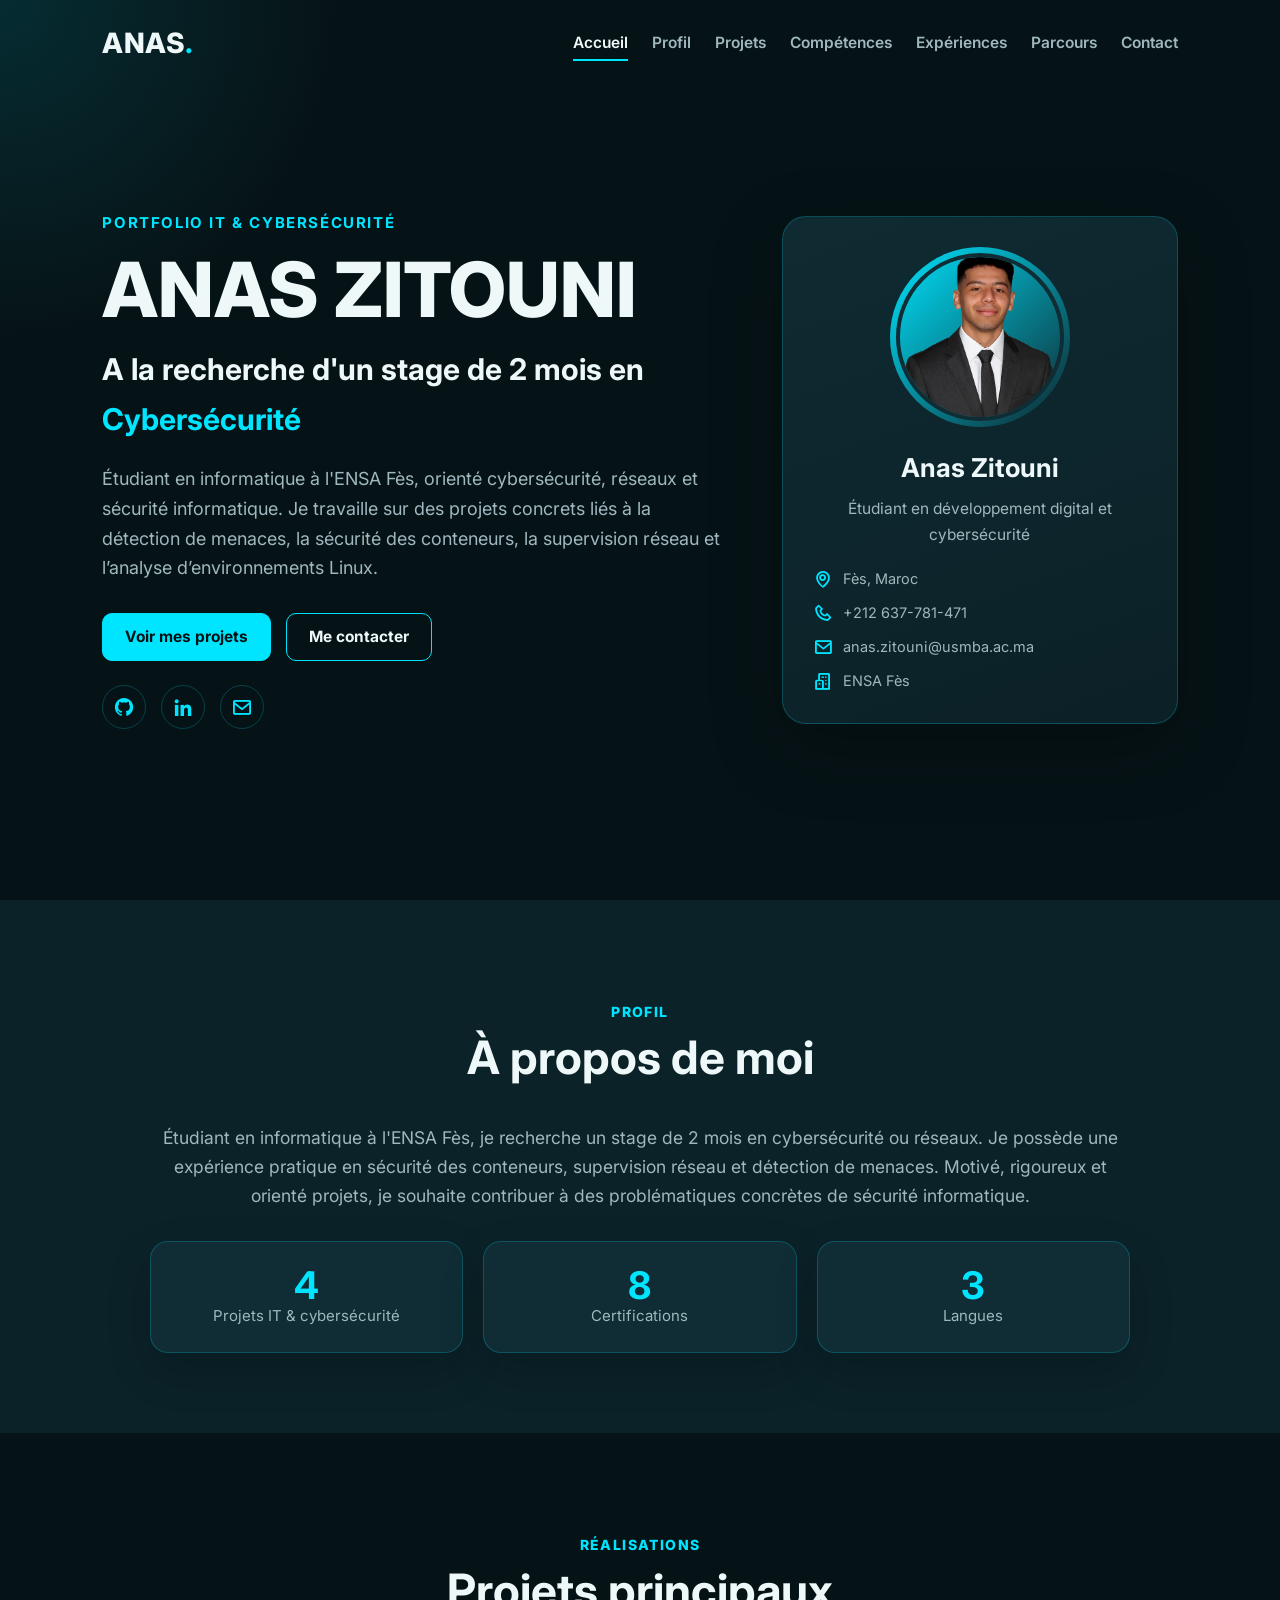
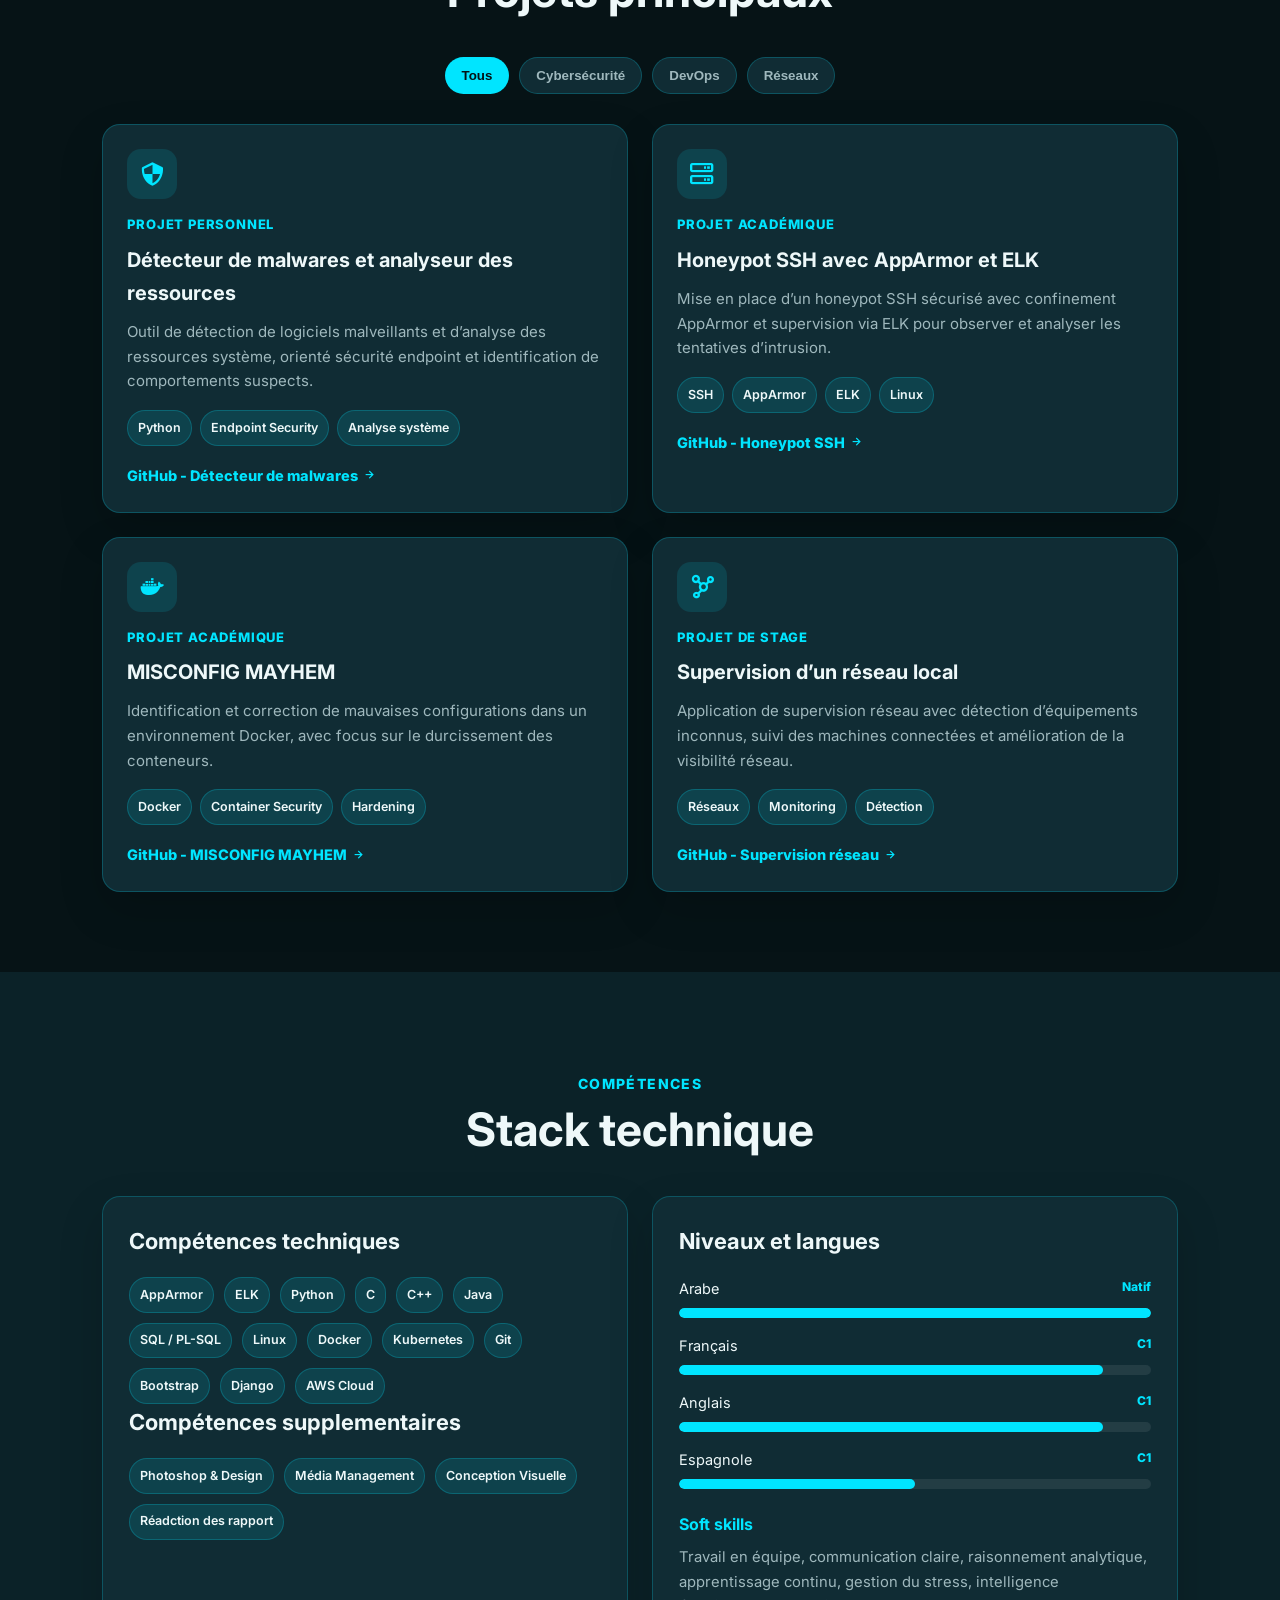
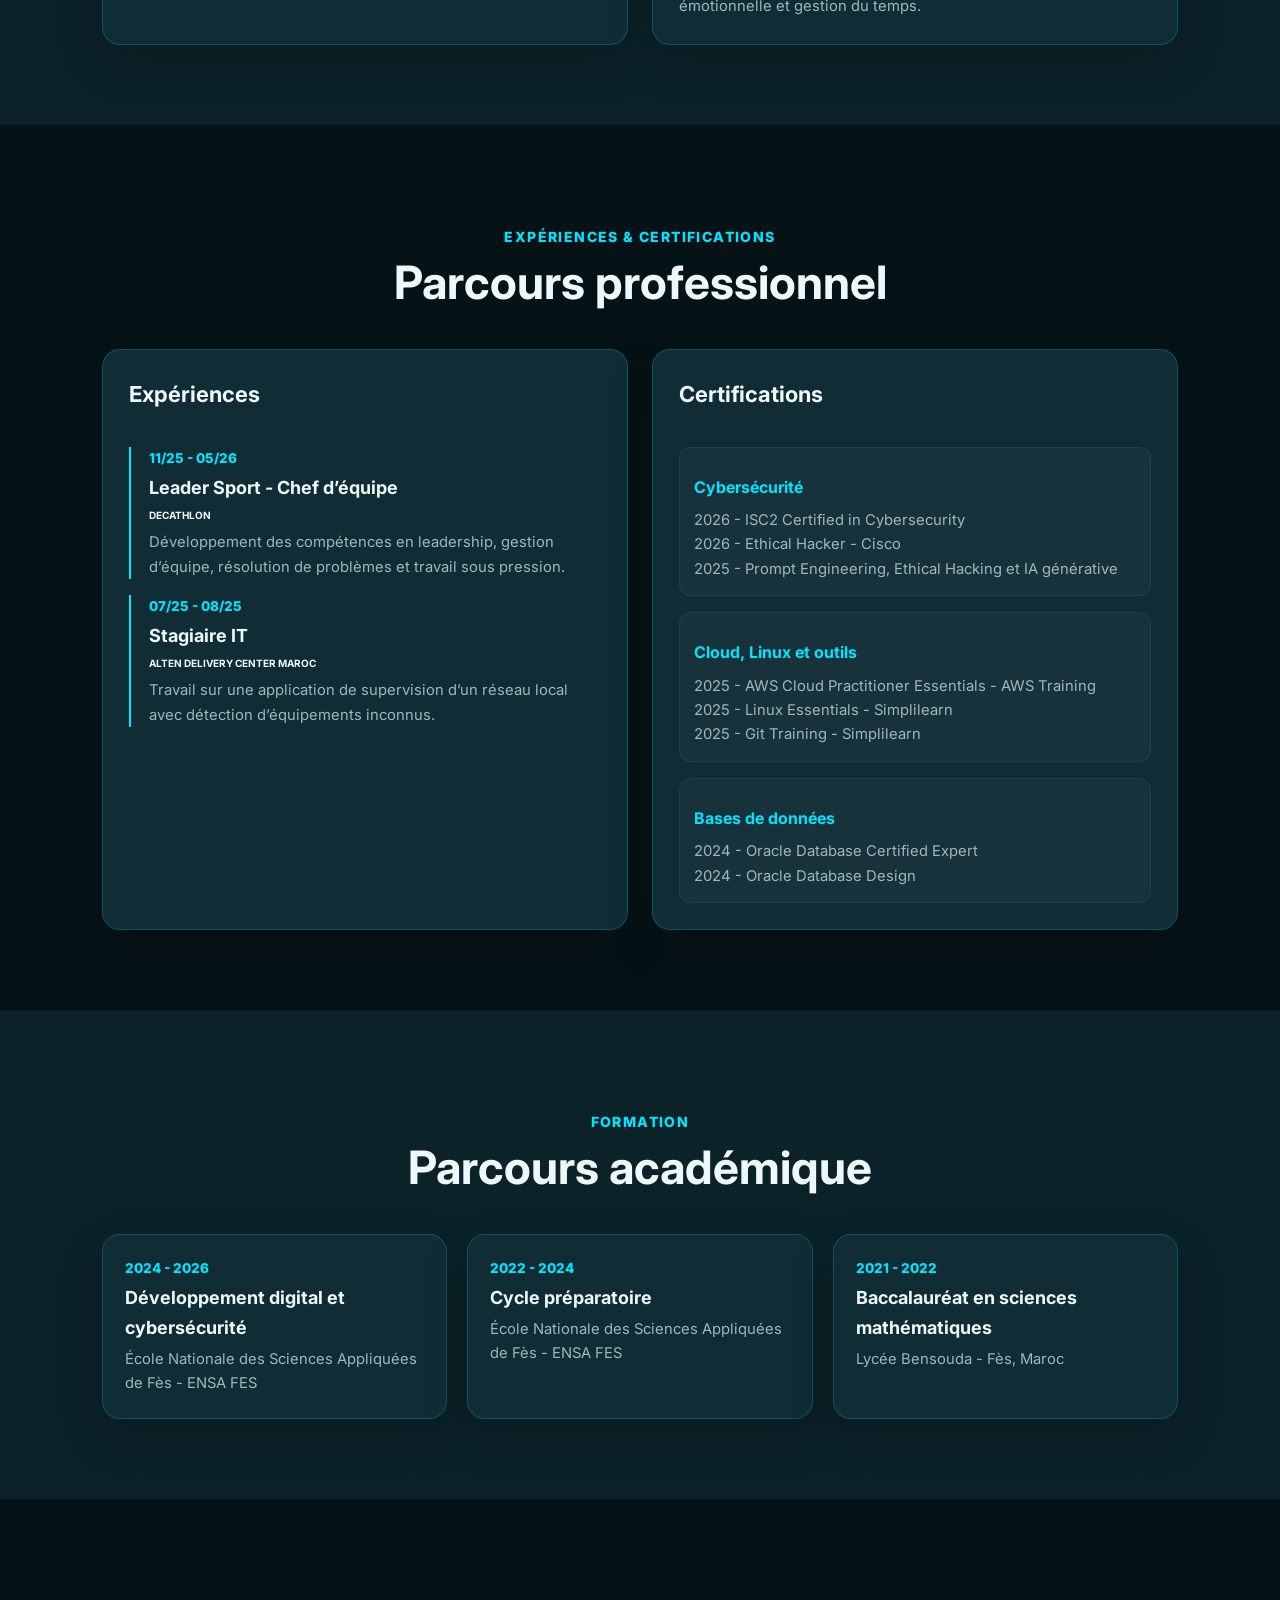
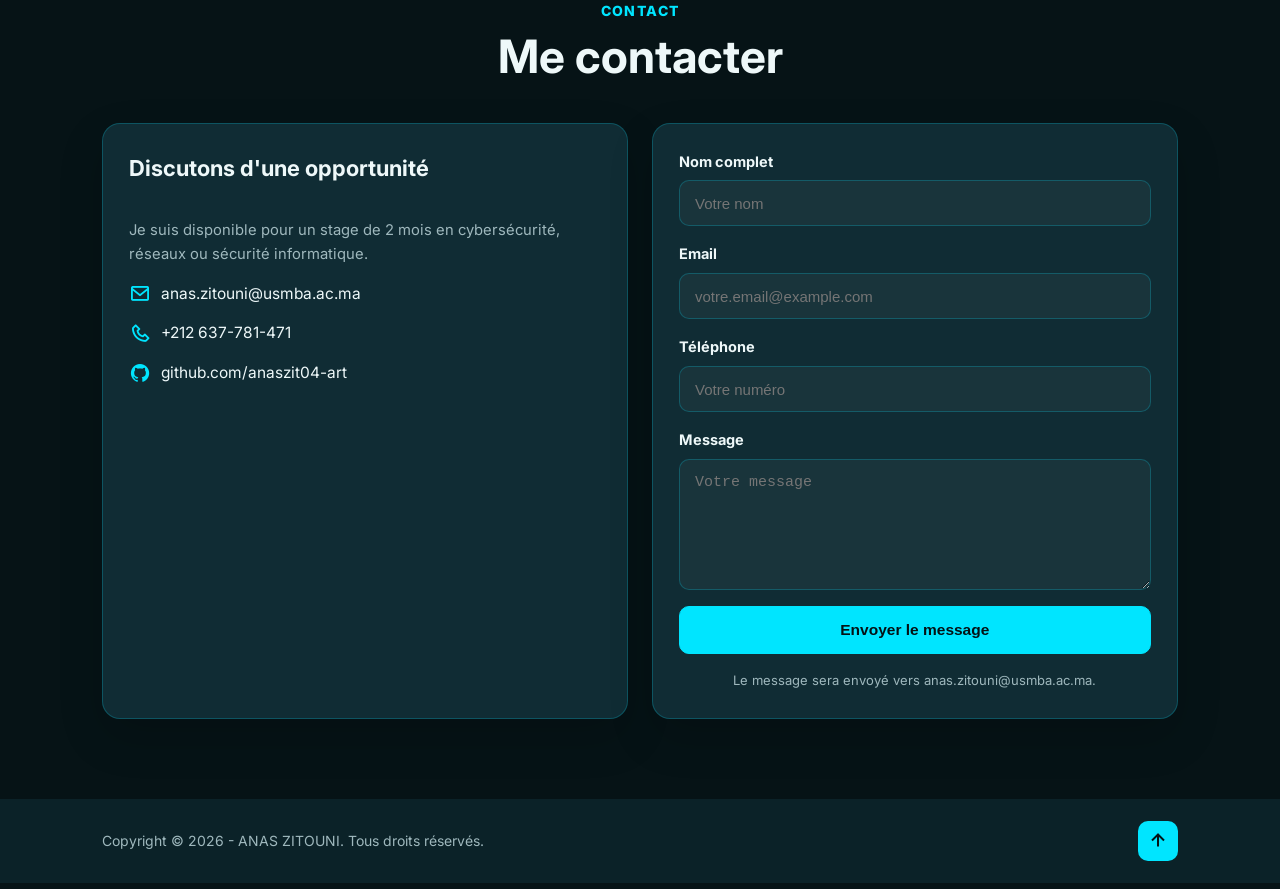
<file: index.html>
<!DOCTYPE html>
<html lang="fr">
<head>
    <meta charset="UTF-8">
    <meta name="viewport" content="width=device-width, initial-scale=1.0">
    <meta name="description" content="Portfolio d'Anas Zitouni - Cybersécurité, réseaux, Linux, Docker, supervision et détection de menaces.">
    <meta name="keywords" content="Anas Zitouni, Cybersécurité, Réseaux, ENSA Fès, Linux, Docker, Kubernetes, ELK, Honeypot SSH, Malware Detection">
    <meta name="author" content="Anas Zitouni">
    <title>Anas Zitouni | Portfolio Cybersécurité</title>

    <link rel="preconnect" href="https://fonts.googleapis.com">
    <link rel="preconnect" href="https://fonts.gstatic.com" crossorigin>
    <link href="https://fonts.googleapis.com/css2?family=Inter:wght@400;500;600;700;800&display=swap" rel="stylesheet">
    <link href="https://unpkg.com/boxicons@2.1.4/css/boxicons.min.css" rel="stylesheet">
    <link rel="stylesheet" href="style.css">
</head>
<body>
    <header class="header" id="header">
        <a href="#home" class="logo">ANAS<span>.</span></a>

        <button class="menu-btn" id="menu-icon" aria-label="Ouvrir le menu">
            <i class='bx bx-menu'></i>
        </button>

        <nav class="navbar" id="navbar">
            <a href="#home" class="active">Accueil</a>
            <a href="#about">Profil</a>
            <a href="#projects">Projets</a>
            <a href="#skills">Compétences</a>
            <a href="#experience">Expériences</a>
            <a href="#education">Parcours</a>
            <a href="#contact">Contact</a>
        </nav>
    </header>

    <main>
        <section class="home section" id="home">
            <div class="home-grid">
                <div class="home-content reveal">
                    <p class="eyebrow">Portfolio IT & Cybersécurité</p>
                    <h1>ANAS ZITOUNI</h1>
                    <h2>A la recherche d'un stage de 2 mois en <span id="type-text">Cybersécurité</span></h2>
                    <p class="home-description">
                        Étudiant en informatique à l'ENSA Fès, orienté cybersécurité, réseaux et sécurité informatique. Je travaille sur des projets concrets liés à la détection de menaces, la sécurité des conteneurs, la supervision réseau et l’analyse d’environnements Linux.
                    </p>

                    <div class="hero-actions">
                        <a href="#projects" class="btn primary">Voir mes projets</a>
                        <a href="#contact" class="btn secondary">Me contacter</a>
                    </div>

                    <div class="social-links">
                        <a href="https://github.com/anaszit04-art" target="_blank" rel="noopener" aria-label="GitHub"><i class='bx bxl-github'></i></a>
                        <a href="https://www.linkedin.com/in/anas-zitouni-183b97251/" target="_blank" rel="noopener" aria-label="LinkedIn"><i class='bx bxl-linkedin'></i></a>
                        <a href="mailto:anas.zitouni@usmba.ac.ma" aria-label="Email"><i class='bx bx-envelope'></i></a>
                    </div>
                </div>

                <div class="home-card reveal">
                    <div class="profile-image-wrap">
                        <img src="ME_PNG.png" alt="Photo de Anas Zitouni" class="profile-image">
                    </div>
                    <h3>Anas Zitouni</h3>
                    <p>Étudiant en développement digital et cybersécurité</p>
                    <ul class="quick-info">
                        <li><i class='bx bx-map'></i> Fès, Maroc</li>
                        <li><i class='bx bx-phone'></i> +212 637-781-471</li>
                        <li><i class='bx bx-envelope'></i> anas.zitouni@usmba.ac.ma</li>
                        <li><i class='bx bx-buildings'></i> ENSA Fès</li>
                    </ul>
                </div>
            </div>
        </section>

        <section class="about section" id="about">
            <div class="section-title reveal">
                <p>Profil</p>
                <h2>À propos de moi</h2>
            </div>

            <div class="about-content reveal">
                <p>
                    Étudiant en informatique à l'ENSA Fès, je recherche un stage de 2 mois en cybersécurité ou réseaux. Je possède une expérience pratique en sécurité des conteneurs, supervision réseau et détection de menaces. Motivé, rigoureux et orienté projets, je souhaite contribuer à des problématiques concrètes de sécurité informatique.
                </p>

                <div class="stats-grid">
                    <div class="stat-card">
                        <strong data-counter="4">0</strong>
                        <span>Projets IT & cybersécurité</span>
                    </div>
                    <div class="stat-card">
                        <strong data-counter="8">0</strong>
                        <span>Certifications</span>
                    </div>
                    <div class="stat-card">
                        <strong data-counter="3">0</strong>
                        <span>Langues</span>
                    </div>
                </div>
            </div>
        </section>

        <section class="projects section" id="projects">
            <div class="section-title reveal">
                <p>Réalisations</p>
                <h2>Projets principaux</h2>
            </div>

            <div class="project-filter reveal">
                <button class="filter-btn active" data-filter="all">Tous</button>
                <button class="filter-btn" data-filter="cyber">Cybersécurité</button>
                <button class="filter-btn" data-filter="devops">DevOps</button>
                <button class="filter-btn" data-filter="network">Réseaux</button>
            </div>

            <div class="projects-grid">
                <article class="project-card reveal" data-category="cyber">
                    <div class="project-icon"><i class='bx bx-shield-quarter'></i></div>
                    <span class="project-type">Projet personnel</span>
                    <h3>Détecteur de malwares et analyseur des ressources</h3>
                    <p>Outil de détection de logiciels malveillants et d’analyse des ressources système, orienté sécurité endpoint et identification de comportements suspects.</p>
                    <div class="tags">
                        <span>Python</span><span>Endpoint Security</span><span>Analyse système</span>
                    </div>
                    <a href="https://github.com/anaszit04-art/Malware-detector-and-ressource-scanner" target="_blank" rel="noopener" class="project-link">GitHub - Détecteur de malwares <i class='bx bx-right-arrow-alt'></i></a>
                </article>

                <article class="project-card reveal" data-category="cyber devops">
                    <div class="project-icon"><i class='bx bx-server'></i></div>
                    <span class="project-type">Projet académique</span>
                    <h3>Honeypot SSH avec AppArmor et ELK</h3>
                    <p>Mise en place d’un honeypot SSH sécurisé avec confinement AppArmor et supervision via ELK pour observer et analyser les tentatives d’intrusion.</p>
                    <div class="tags">
                        <span>SSH</span><span>AppArmor</span><span>ELK</span><span>Linux</span>
                    </div>
                    <a href="https://github.com/anaszit04-art/Honeypot-SSH-avec-confinement-AppArmor-et-monitoring-ELKr" target="_blank" rel="noopener" class="project-link">GitHub - Honeypot SSH <i class='bx bx-right-arrow-alt'></i></a>
                </article>

                <article class="project-card reveal" data-category="cyber devops">
                    <div class="project-icon"><i class='bx bxl-docker'></i></div>
                    <span class="project-type">Projet académique</span>
                    <h3>MISCONFIG MAYHEM</h3>
                    <p>Identification et correction de mauvaises configurations dans un environnement Docker, avec focus sur le durcissement des conteneurs.</p>
                    <div class="tags">
                        <span>Docker</span><span>Container Security</span><span>Hardening</span>
                    </div>
                    <a href="https://github.com/anaszit04-art/MISCONFIG-MYHEM-Securing-a-containerized-application" target="_blank" rel="noopener" class="project-link">GitHub - MISCONFIG MAYHEM <i class='bx bx-right-arrow-alt'></i></a>
                </article>

                <article class="project-card reveal" data-category="network">
                    <div class="project-icon"><i class='bx bx-network-chart'></i></div>
                    <span class="project-type">Projet de stage</span>
                    <h3>Supervision d’un réseau local</h3>
                    <p>Application de supervision réseau avec détection d’équipements inconnus, suivi des machines connectées et amélioration de la visibilité réseau.</p>
                    <div class="tags">
                        <span>Réseaux</span><span>Monitoring</span><span>Détection</span>
                    </div>
                    <a href="https://github.com/anaszit04-art/Local-Network-Monitoring-and-Unknown-Devices-Detection-Application" target="_blank" rel="noopener" class="project-link">GitHub - Supervision réseau <i class='bx bx-right-arrow-alt'></i></a>
                </article>
            </div>
        </section>

        <section class="skills section" id="skills">
            <div class="section-title reveal">
                <p>Compétences</p>
                <h2>Stack technique</h2>
            </div>

            <div class="skills-layout">
                <div class="skills-card reveal">
                    <h3>Compétences techniques</h3>
                    <div class="skill-tags">
                        <span>AppArmor</span>
                        <span>ELK</span>
                        <span>Python</span>
                        <span>C</span>
                        <span>C++</span>
                        <span>Java</span>
                        <span>SQL / PL-SQL</span>
                        <span>Linux</span>
                        <span>Docker</span>
                        <span>Kubernetes</span>
                        <span>Git</span>
                        <span>Bootstrap</span>
                        <span>Django</span>
                        <span>AWS Cloud</span>
                    </div>
                    <h3>Compétences supplementaires</h3>
                    <div class="skill-tags">
                        <span>Photoshop & Design</span>
                        <span>Média Management</span>
                        <span>Conception Visuelle</span>
                        <span>Réadction des rapport</span>
                    </div>
                </div>

                <div class="skills-card reveal">
                    <h3>Niveaux et langues</h3>
                    <div class="progress-list">
                        <div class="progress-item"><div><span>Arabe</span><small>Natif</small></div><div class="progress-bar"><span data-width="100%"></span></div></div>
                        <div class="progress-item"><div><span>Français</span><small>C1</small></div><div class="progress-bar"><span data-width="90%"></span></div></div>
                        <div class="progress-item"><div><span>Anglais</span><small>C1</small></div><div class="progress-bar"><span data-width="90%"></span></div></div>
                        <div class="progress-item"><div><span>Espagnole</span><small>C1</small></div><div class="progress-bar"><span data-width="50%"></span></div></div>
                    </div>
                    <h4>Soft skills</h4>
                    <p>Travail en équipe, communication claire, raisonnement analytique, apprentissage continu, gestion du stress, intelligence émotionnelle et gestion du temps.</p>
                </div>
            </div>
        </section>

        <section class="experience section" id="experience">
            <div class="section-title reveal">
                <p>Expériences & certifications</p>
                <h2>Parcours professionnel</h2>
            </div>

            <div class="timeline-grid">
                <div class="timeline-column reveal">
                    <h3>Expériences</h3>
                    <div class="timeline-item">
                        <span>11/25 - 05/26</span>
                        <h4>Leader Sport - Chef d’équipe</h4>
                        <strong>DECATHLON</strong>
                        <p>Développement des compétences en leadership, gestion d’équipe, résolution de problèmes et travail sous pression.</p>
                    </div>
                    <div class="timeline-item">
                        <span>07/25 - 08/25</span>
                        <h4>Stagiaire IT</h4>
                        <strong>ALTEN DELIVERY CENTER MAROC</strong>
                        <p>Travail sur une application de supervision d’un réseau local avec détection d’équipements inconnus.</p>
                    </div>
                </div>

                <div class="timeline-column reveal">
                    <h3>Certifications</h3>
                    <div class="cert-group">
                        <h4>Cybersécurité</h4>
                        <p>2026 - ISC2 Certified in Cybersecurity</p>
                        <p>2026 - Ethical Hacker - Cisco</p>
                        <p>2025 - Prompt Engineering, Ethical Hacking et IA générative</p>
                    </div>
                    <div class="cert-group">
                        <h4>Cloud, Linux et outils</h4>
                        <p>2025 - AWS Cloud Practitioner Essentials - AWS Training</p>
                        <p>2025 - Linux Essentials - Simplilearn</p>
                        <p>2025 - Git Training - Simplilearn</p>
                    </div>
                    <div class="cert-group">
                        <h4>Bases de données</h4>
                        <p>2024 - Oracle Database Certified Expert</p>
                        <p>2024 - Oracle Database Design</p>
                    </div>
                </div>
            </div>
        </section>

        <section class="education section" id="education">
            <div class="section-title reveal">
                <p>Formation</p>
                <h2>Parcours académique</h2>
            </div>

            <div class="education-cards">
                <article class="edu-card reveal">
                    <span>2024 - 2026</span>
                    <h3>Développement digital et cybersécurité</h3>
                    <p>École Nationale des Sciences Appliquées de Fès - ENSA FES</p>
                </article>
                <article class="edu-card reveal">
                    <span>2022 - 2024</span>
                    <h3>Cycle préparatoire</h3>
                    <p>École Nationale des Sciences Appliquées de Fès - ENSA FES</p>
                </article>
                <article class="edu-card reveal">
                    <span>2021 - 2022</span>
                    <h3>Baccalauréat en sciences mathématiques</h3>
                    <p>Lycée Bensouda - Fès, Maroc</p>
                </article>
            </div>
        </section>

        <section class="contact section" id="contact">
            <div class="section-title reveal">
                <p>Contact</p>
                <h2>Me contacter</h2>
            </div>

            <div class="contact-grid">
                <div class="contact-info reveal">
                    <h3>Discutons d'une opportunité</h3>
                    <p>Je suis disponible pour un stage de 2 mois en cybersécurité, réseaux ou sécurité informatique.</p>
                    <a href="mailto:anas.zitouni@usmba.ac.ma"><i class='bx bx-envelope'></i> anas.zitouni@usmba.ac.ma</a>
                    <a href="tel:+212637781471"><i class='bx bx-phone'></i> +212 637-781-471</a>
                    <a href="https://github.com/anaszit04-art" target="_blank" rel="noopener"><i class='bx bxl-github'></i> github.com/anaszit04-art</a>
                </div>

                <form class="contact-form reveal" id="contact-form" action="https://formsubmit.co/anas.zitouni@usmba.ac.ma" method="POST">
                    <input type="hidden" name="_subject" value="Nouveau message depuis le portfolio de Anas Zitouni">
                    <input type="hidden" name="_template" value="table">
                    <input type="hidden" name="_captcha" value="false">
                    <input type="text" name="_honey" style="display:none">

                    <div class="form-row">
                        <label for="name">Nom complet</label>
                        <input type="text" id="name" name="name" placeholder="Votre nom" required>
                    </div>
                    <div class="form-row">
                        <label for="email">Email</label>
                        <input type="email" id="email" name="email" placeholder="votre.email@example.com" required>
                    </div>
                    <div class="form-row">
                        <label for="phone">Téléphone</label>
                        <input type="tel" id="phone" name="phone" placeholder="Votre numéro">
                    </div>
                    <div class="form-row">
                        <label for="message">Message</label>
                        <textarea id="message" name="message" rows="6" placeholder="Votre message" required></textarea>
                    </div>
                    <button type="submit" class="btn primary full">Envoyer le message</button>
                    <p class="form-note" id="form-note">Le message sera envoyé vers anas.zitouni@usmba.ac.ma.</p>
                </form>
            </div>
        </section>
    </main>

    <footer class="footer">
        <p>Copyright &copy; 2026 - ANAS ZITOUNI. Tous droits réservés.</p>
        <a href="#home" class="top-link" aria-label="Retour en haut"><i class='bx bx-up-arrow-alt'></i></a>
    </footer>

    <script src="main.js"></script>
</body>
</html>
</file>
<file: style.css>
* {
    margin: 0;
    padding: 0;
    box-sizing: border-box;
    text-decoration: none;
    border: none;
    outline: none;
    scroll-behavior: smooth;
}

:root {
    --bg: #061316;
    --bg-soft: #0b2228;
    --card: #102c34;
    --card-hover: #153943;
    --text: #eef8f9;
    --muted: #9fb8bd;
    --primary: #00e5ff;
    --primary-soft: rgba(0, 229, 255, 0.12);
    --border: rgba(0, 229, 255, 0.22);
    --shadow: 0 24px 70px rgba(0, 0, 0, 0.28);
}

html {
    font-size: 62.5%;
    overflow-x: hidden;
}

body {
    font-family: 'Inter', sans-serif;
    color: var(--text);
    background: radial-gradient(circle at top left, rgba(0, 229, 255, 0.12), transparent 34rem), var(--bg);
    line-height: 1.65;
}

body.menu-open {
    overflow: hidden;
}

.header {
    position: fixed;
    top: 0;
    left: 0;
    width: 100%;
    padding: 2rem 8%;
    display: flex;
    align-items: center;
    justify-content: space-between;
    z-index: 1000;
    transition: 0.3s ease;
}

.header.sticky {
    background: rgba(6, 19, 22, 0.88);
    backdrop-filter: blur(14px);
    box-shadow: 0 10px 30px rgba(0, 0, 0, 0.25);
    padding: 1.3rem 8%;
}

.logo {
    color: var(--text);
    font-size: 2.8rem;
    font-weight: 800;
    letter-spacing: 0.05rem;
}

.logo span,
.section-title span,
.home h2 span {
    color: var(--primary);
}

.navbar {
    display: flex;
    align-items: center;
    gap: 2.4rem;
}

.navbar a {
    color: var(--muted);
    font-size: 1.55rem;
    font-weight: 600;
    transition: 0.25s ease;
    position: relative;
}

.navbar a::after {
    content: '';
    position: absolute;
    left: 0;
    bottom: -0.55rem;
    width: 0;
    height: 0.2rem;
    background: var(--primary);
    transition: 0.25s ease;
}

.navbar a:hover,
.navbar a.active {
    color: var(--text);
}

.navbar a:hover::after,
.navbar a.active::after {
    width: 100%;
}

.menu-btn {
    display: none;
    background: transparent;
    color: var(--text);
    font-size: 3.4rem;
    cursor: pointer;
}

.section {
    padding: 10rem 8% 8rem;
}

.home {
    min-height: 100vh;
    display: flex;
    align-items: center;
    padding-top: 12rem;
}

.home-grid {
    width: 100%;
    display: grid;
    grid-template-columns: 1.35fr 0.85fr;
    gap: 5rem;
    align-items: center;
}

.eyebrow {
    color: var(--primary);
    font-size: 1.5rem;
    font-weight: 700;
    text-transform: uppercase;
    letter-spacing: 0.16rem;
    margin-bottom: 1.4rem;
}

.home h1 {
    font-size: clamp(4.4rem, 7vw, 7.6rem);
    line-height: 1.05;
    font-weight: 800;
    margin-bottom: 1.6rem;
}

.home h2 {
    font-size: clamp(2rem, 3vw, 3rem);
    margin-bottom: 2rem;
    color: var(--text);
}

.home-description {
    max-width: 72rem;
    color: var(--muted);
    font-size: 1.8rem;
    margin-bottom: 3rem;
}

.hero-actions,
.social-links {
    display: flex;
    align-items: center;
    gap: 1.5rem;
    flex-wrap: wrap;
}

.btn {
    display: inline-flex;
    align-items: center;
    justify-content: center;
    min-height: 4.8rem;
    padding: 0 2.2rem;
    border-radius: 1rem;
    border: 0.1rem solid var(--primary);
    font-size: 1.55rem;
    font-weight: 700;
    color: var(--text);
    transition: 0.25s ease;
    cursor: pointer;
}

.btn.primary {
    background: var(--primary);
    color: #041215;
}

.btn.primary:hover {
    transform: translateY(-0.3rem);
    box-shadow: 0 16px 35px rgba(0, 229, 255, 0.22);
}

.btn.secondary {
    background: transparent;
}

.btn.secondary:hover {
    background: var(--primary-soft);
    transform: translateY(-0.3rem);
}

.btn.full {
    width: 100%;
}

.social-links {
    margin-top: 2.4rem;
}

.social-links a {
    width: 4.4rem;
    height: 4.4rem;
    display: inline-flex;
    align-items: center;
    justify-content: center;
    border: 0.1rem solid var(--border);
    border-radius: 50%;
    color: var(--primary);
    font-size: 2.2rem;
    transition: 0.25s ease;
}

.social-links a:hover {
    background: var(--primary);
    color: #041215;
    transform: translateY(-0.3rem);
}

.home-card {
    background: linear-gradient(160deg, rgba(16, 44, 52, 0.96), rgba(11, 34, 40, 0.96));
    border: 0.1rem solid var(--border);
    border-radius: 2.4rem;
    padding: 3rem;
    box-shadow: var(--shadow);
    text-align: center;
}

.profile-image-wrap {
    width: 18rem;
    height: 18rem;
    margin: 0 auto 2rem;
    padding: 0.6rem;
    border-radius: 50%;
    background: linear-gradient(135deg, var(--primary), transparent);
}

.profile-image {
    width: 100%;
    height: 100%;
    object-fit: cover;
    border-radius: 50%;
    border: 0.4rem solid var(--card);
}

.home-card h3 {
    font-size: 2.6rem;
    margin-bottom: 0.6rem;
}

.home-card p {
    color: var(--muted);
    font-size: 1.55rem;
    margin-bottom: 2rem;
}

.quick-info {
    list-style: none;
    display: grid;
    gap: 1rem;
    text-align: left;
}

.quick-info li {
    display: flex;
    gap: 1rem;
    align-items: center;
    font-size: 1.45rem;
    color: var(--muted);
    word-break: break-word;
}

.quick-info i {
    color: var(--primary);
    font-size: 2rem;
}

.section-title {
    text-align: center;
    max-width: 76rem;
    margin: 0 auto 4rem;
}

.section-title p {
    color: var(--primary);
    text-transform: uppercase;
    letter-spacing: 0.14rem;
    font-size: 1.4rem;
    font-weight: 800;
    margin-bottom: 0.8rem;
}

.section-title h2 {
    font-size: clamp(3rem, 4vw, 4.6rem);
    line-height: 1.15;
}

.about,
.skills,
.education {
    background: var(--bg-soft);
}

.about-content {
    max-width: 98rem;
    margin: 0 auto;
    text-align: center;
}

.about-content > p {
    font-size: 1.75rem;
    color: var(--muted);
    margin-bottom: 3rem;
}

.stats-grid {
    display: grid;
    grid-template-columns: repeat(3, 1fr);
    gap: 2rem;
}

.stat-card,
.project-card,
.skills-card,
.timeline-column,
.edu-card,
.contact-info,
.contact-form {
    background: var(--card);
    border: 0.1rem solid var(--border);
    border-radius: 1.8rem;
    box-shadow: 0 18px 45px rgba(0, 0, 0, 0.16);
}

.stat-card {
    padding: 2.4rem;
}

.stat-card strong {
    display: block;
    color: var(--primary);
    font-size: 3.8rem;
    line-height: 1;
}

.stat-card span {
    color: var(--muted);
    font-size: 1.5rem;
}

.project-filter {
    display: flex;
    justify-content: center;
    gap: 1rem;
    flex-wrap: wrap;
    margin-bottom: 3rem;
}

.filter-btn {
    padding: 1rem 1.6rem;
    border-radius: 999px;
    background: var(--card);
    color: var(--muted);
    border: 0.1rem solid var(--border);
    font-weight: 700;
    cursor: pointer;
    transition: 0.25s ease;
}

.filter-btn:hover,
.filter-btn.active {
    background: var(--primary);
    color: #041215;
}

.projects-grid {
    display: grid;
    grid-template-columns: repeat(2, minmax(0, 1fr));
    gap: 2.4rem;
}

.project-card {
    padding: 2.4rem;
    transition: 0.25s ease;
}

.project-card:hover {
    transform: translateY(-0.7rem);
    background: var(--card-hover);
}

.project-card.hide {
    display: none;
}

.project-icon {
    width: 5rem;
    height: 5rem;
    display: flex;
    align-items: center;
    justify-content: center;
    border-radius: 1.4rem;
    background: var(--primary-soft);
    color: var(--primary);
    font-size: 2.8rem;
    margin-bottom: 1.5rem;
}

.project-type {
    color: var(--primary);
    font-size: 1.3rem;
    font-weight: 800;
    text-transform: uppercase;
    letter-spacing: 0.08rem;
}

.project-card h3 {
    font-size: 2rem;
    margin: 0.8rem 0 1rem;
}

.project-card p {
    color: var(--muted);
    font-size: 1.5rem;
    margin-bottom: 1.6rem;
}

.tags {
    display: flex;
    flex-wrap: wrap;
    gap: 0.8rem;
    margin-bottom: 1.8rem;
}

.tags span,
.skill-tags span {
    display: inline-flex;
    padding: 0.65rem 1rem;
    border-radius: 999px;
    background: var(--primary-soft);
    color: var(--text);
    border: 0.1rem solid var(--border);
    font-size: 1.25rem;
    font-weight: 600;
}

.project-link {
    color: var(--primary);
    font-weight: 800;
    font-size: 1.45rem;
    display: inline-flex;
    align-items: center;
    gap: 0.4rem;
}

.skills-layout,
.timeline-grid,
.contact-grid {
    display: grid;
    grid-template-columns: repeat(2, minmax(0, 1fr));
    gap: 2.4rem;
}

.skills-card,
.timeline-column,
.contact-info,
.contact-form {
    padding: 2.6rem;
}

.skills-card h3,
.timeline-column h3,
.contact-info h3 {
    font-size: 2.2rem;
    margin-bottom: 1.8rem;
}

.skill-tags {
    display: flex;
    flex-wrap: wrap;
    gap: 1rem;
}

.progress-list {
    display: grid;
    gap: 1.6rem;
    margin-bottom: 2.2rem;
}

.progress-item > div:first-child {
    display: flex;
    justify-content: space-between;
    gap: 1rem;
    font-size: 1.45rem;
    margin-bottom: 0.7rem;
}

.progress-item small {
    color: var(--primary);
    font-weight: 800;
}

.progress-bar {
    height: 1rem;
    background: rgba(255, 255, 255, 0.08);
    border-radius: 999px;
    overflow: hidden;
}

.progress-bar span {
    display: block;
    width: 0;
    height: 100%;
    background: var(--primary);
    border-radius: 999px;
    transition: width 1.2s ease;
}

.skills-card h4,
.cert-group h4 {
    color: var(--primary);
    font-size: 1.6rem;
    margin: 1.2rem 0 0.8rem;
}

.skills-card p,
.timeline-item p,
.cert-group p,
.edu-card p,
.contact-info p {
    color: var(--muted);
    font-size: 1.48rem;
}

.timeline-column {
    display: grid;
    gap: 1.6rem;
    align-content: start;
}

.timeline-item {
    padding-left: 1.8rem;
    border-left: 0.2rem solid var(--primary);
}

.timeline-item span,
.edu-card span {
    color: var(--primary);
    font-weight: 800;
    font-size: 1.35rem;
}

.timeline-item h4,
.edu-card h3 {
    font-size: 1.8rem;
    margin: 0.4rem 0;
}

.timeline-item strong {
    color: var(--text);
    display: block;
    margin-bottom: 0.7rem;
}

.cert-group {
    padding: 1.4rem;
    border-radius: 1.2rem;
    background: rgba(255, 255, 255, 0.03);
    border: 0.1rem solid rgba(255, 255, 255, 0.06);
}

.education-cards {
    display: grid;
    grid-template-columns: repeat(3, minmax(0, 1fr));
    gap: 2rem;
}

.edu-card {
    padding: 2.2rem;
}

.contact-info {
    display: flex;
    flex-direction: column;
    gap: 1.4rem;
}

.contact-info a {
    color: var(--text);
    font-size: 1.55rem;
    display: inline-flex;
    align-items: center;
    gap: 1rem;
}

.contact-info i {
    color: var(--primary);
    font-size: 2.2rem;
}

.contact-form {
    display: grid;
    gap: 1.6rem;
}

.form-row {
    display: grid;
    gap: 0.7rem;
}

.form-row label {
    color: var(--text);
    font-size: 1.45rem;
    font-weight: 700;
}

.form-row input,
.form-row textarea {
    width: 100%;
    padding: 1.35rem 1.5rem;
    border-radius: 1rem;
    border: 0.1rem solid var(--border);
    color: var(--text);
    background: rgba(255, 255, 255, 0.04);
    font-size: 1.5rem;
    transition: 0.25s ease;
}

.form-row input:focus,
.form-row textarea:focus {
    border-color: var(--primary);
    box-shadow: 0 0 0 0.35rem var(--primary-soft);
}

.form-note {
    color: var(--muted);
    font-size: 1.3rem;
    text-align: center;
}

.footer {
    padding: 2.2rem 8%;
    background: var(--bg-soft);
    display: flex;
    align-items: center;
    justify-content: space-between;
    gap: 2rem;
}

.footer p {
    color: var(--muted);
    font-size: 1.4rem;
}

.top-link {
    width: 4rem;
    height: 4rem;
    border-radius: 1rem;
    background: var(--primary);
    color: #041215;
    display: inline-flex;
    align-items: center;
    justify-content: center;
    font-size: 2.4rem;
}

.reveal {
    opacity: 0;
    transform: translateY(2.2rem);
    transition: opacity 0.6s ease, transform 0.6s ease;
}

.reveal.visible {
    opacity: 1;
    transform: translateY(0);
}

@media (max-width: 1100px) {
    html { font-size: 58%; }
    .home-grid,
    .skills-layout,
    .timeline-grid,
    .contact-grid {
        grid-template-columns: 1fr;
    }
    .home-card { max-width: 52rem; }
}

@media (max-width: 900px) {
    .header,
    .header.sticky {
        padding: 1.5rem 5%;
    }

    .section {
        padding: 9rem 5% 6rem;
    }

    .menu-btn {
        display: inline-flex;
        z-index: 1001;
    }

    .navbar {
        position: fixed;
        top: 0;
        right: -100%;
        width: min(32rem, 82vw);
        height: 100vh;
        flex-direction: column;
        align-items: flex-start;
        justify-content: center;
        padding: 7rem 3rem;
        background: rgba(6, 19, 22, 0.96);
        backdrop-filter: blur(14px);
        border-left: 0.1rem solid var(--border);
        transition: 0.3s ease;
    }

    .navbar.active {
        right: 0;
    }

    .navbar a {
        font-size: 2rem;
    }

    .projects-grid,
    .education-cards,
    .stats-grid {
        grid-template-columns: 1fr;
    }
}

@media (max-width: 560px) {
    html { font-size: 52%; }
    .home h1 { font-size: 4.4rem; }
    .hero-actions { align-items: stretch; }
    .hero-actions .btn { width: 100%; }
    .footer { flex-direction: column; text-align: center; }
}
</file>
